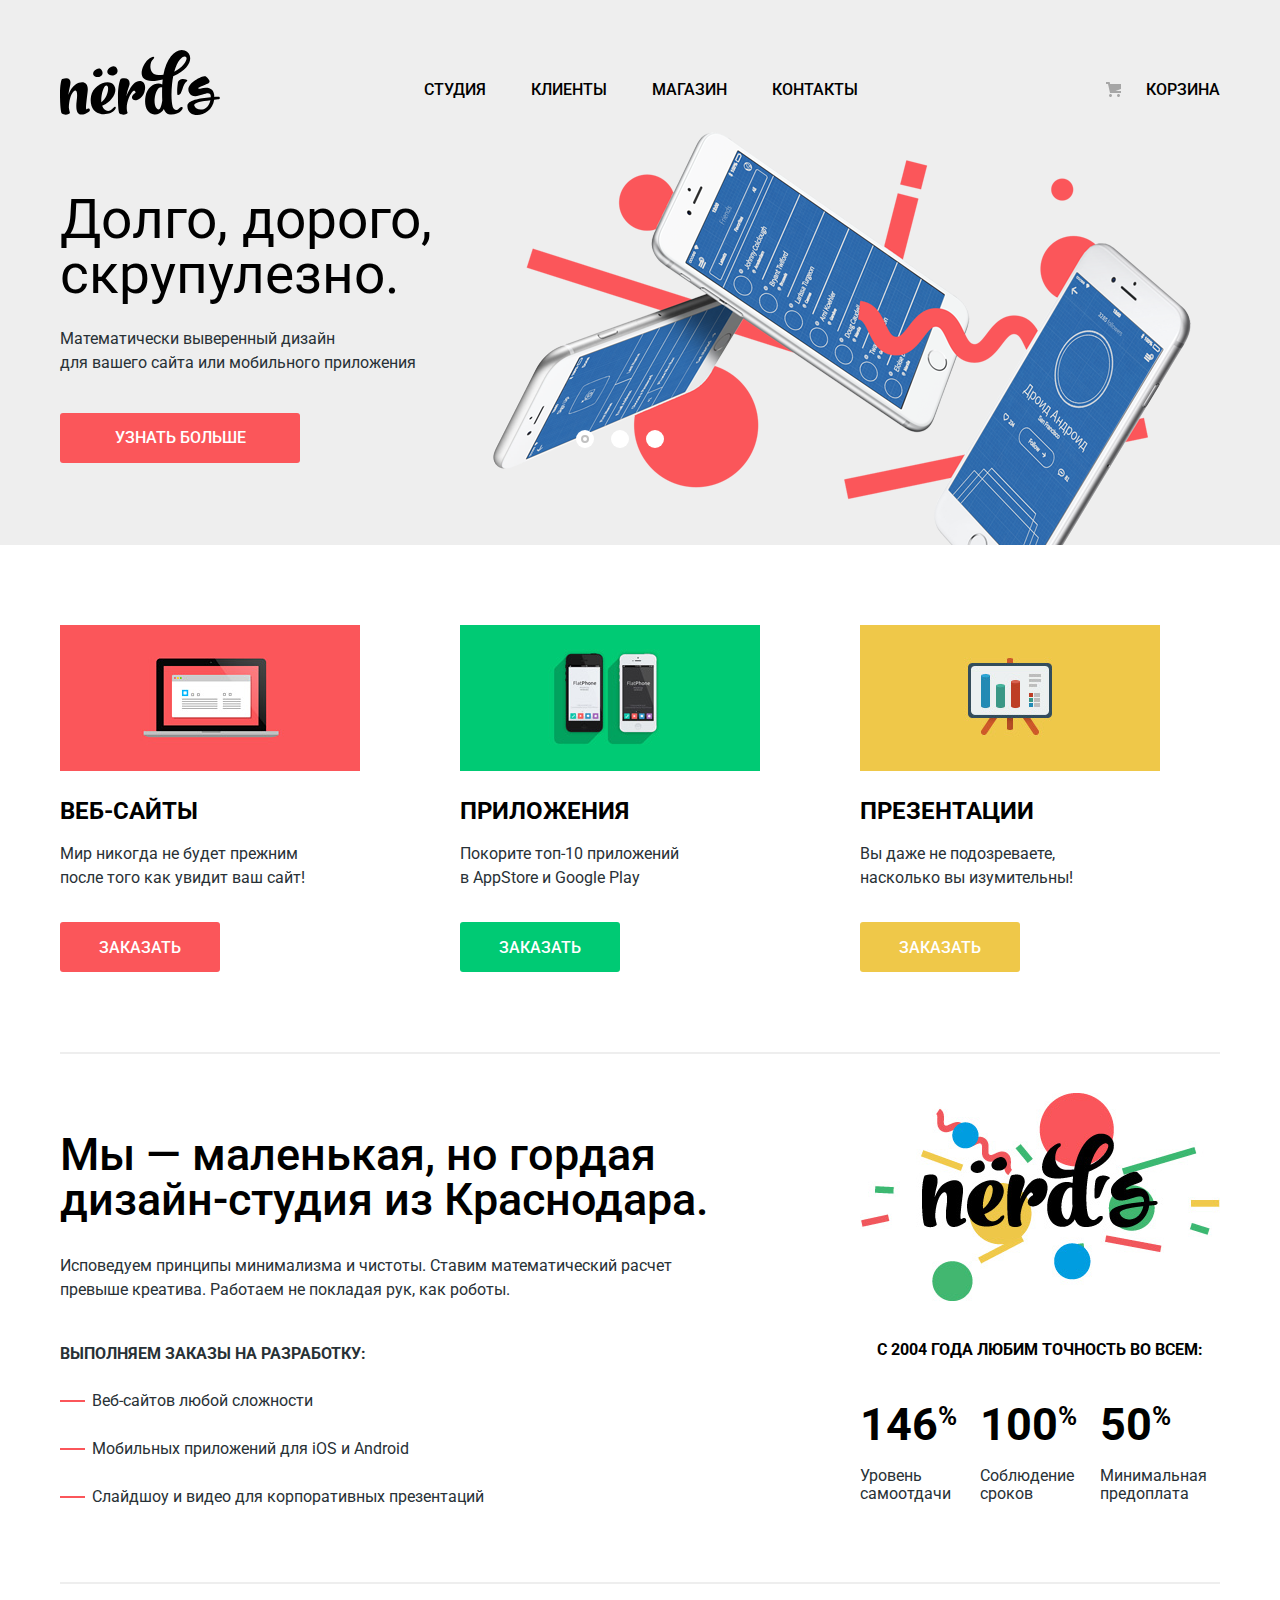
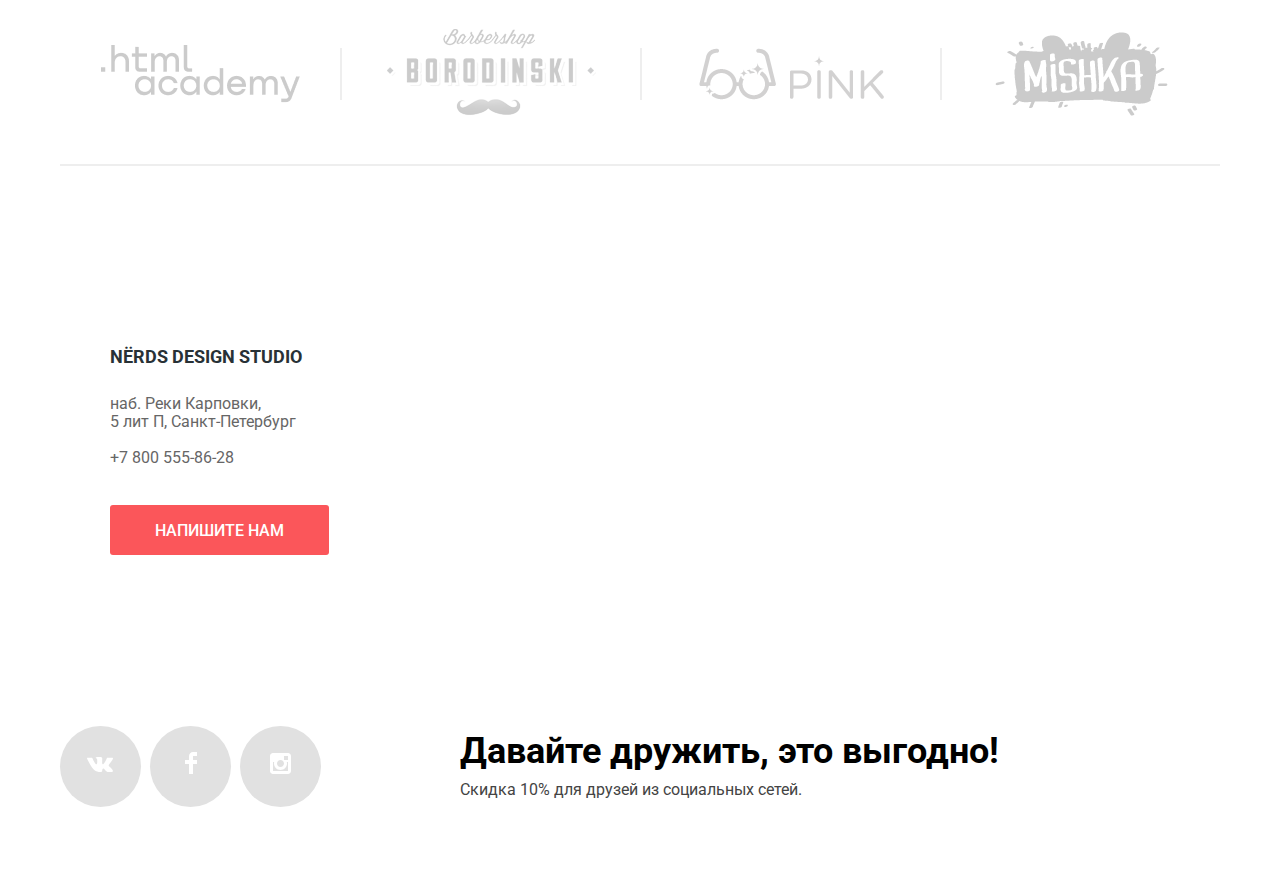
<file: index.html>
<!DOCTYPE html>
<html class="page" lang="ru">

<head>
  <meta charset="utf-8" />
  <title>HTML Academy: Нёрдс</title>
  <link rel="icon" href="favicon.ico">
  <link rel="preconnect" href="https://fonts.gstatic.com">
  <link rel="stylesheet" href="https://fonts.googleapis.com/css2?family=Roboto:wght@400;700&display=swap">
  <link rel="stylesheet" href="css/normalize.css">
  <link rel="stylesheet" href="css/style.min.css">
</head>

<body class="page-body">
  <header class="main-header">
    <div class="container">
      <nav class="main-navigation">
        <a class="main-header-logo this-page"><img src="img/icon/nerds-logo-header.svg" width="160" height="65"
            alt="Логотип дизайн-студии Нёрдс" /></a>
        <ul class="site-navigation">
          <li><a href="blank.html" aria-label="Пункт основного меню Студия">Студия</a></li>
          <li><a href="blank.html" aria-label="Пункт основного меню Клиенты">Клиенты</a></li>
          <li><a href="catalog.html" aria-label="Пункт основного меню Магазин">Магазин</a></li>
          <li><a href="blank.html" aria-label="Пункт основного меню Контакты">Контакты</a></li>
        </ul>
        <div class="user-navigation">
          <a href="blank.html" aria-label="Пункт основного меню Корзина">Корзина</a>
        </div>
      </nav>
    </div>
  </header>
  <main>
    <h1 class="visually-hidden">Интернет магазин «Nёrds»</h1>
    <section class="promo">
      <div class="container">
        <h2 class="visually-hidden">Реклама</h2>
        <ul class="promo-slider-list">
          <li class="promo-slider-item slide-current">
            <div class="slide-wrapper">
              <p>Долго, дорого, скрупулезно.</p>
              <p>
                Математически выверенный дизайн<br>для вашего сайта или мобильного
                приложения
              </p>
              <a class="button promo-button" href="blank.html">Узнать больше</a>
            </div>
            <img src="img/slider/nerds-index-slide1.png" alt="Три крутящихся телефона" width="760" height="431" />
          </li>
          <li class="promo-slider-item">
            <div class="slide-wrapper">
              <p>Любим математику как никто другой</p>
              <p>
                Никакого креатива, только математические формулы<br>для расчета идеальных пропорций
              </p>
              <a class="button promo-button" href="blank.html">Узнать больше</a>
            </div>
            <img src="img/slider/nerds-index-slide2.png" alt="Два монитора" width="760" height="431" />
          </li>
          <li class="promo-slider-item ">
            <div class="slide-wrapper ">
              <p>Только ночь, только&nbsp;хардкор</p>
              <p>
                Работать днем, как все? Мы против этого.<br>Ближе к полуночи работа только начинается.
              </p>
              <a class="button promo-button" href="blank.html">Узнать больше</a>
            </div>
            <img src="img/slider/nerds-index-slide3.png" alt="Планшет и телефон" width="760" height="431" />
          </li>
        </ul>
        <ul class="slider-buttons-list">
          <li><button class="slider-button current" type="button" aria-label="Первый слайд"></button></li>
          <li><button class="slider-button " type="button" aria-label="Второй слайд"></button></li>
          <li><button class="slider-button " type="button" aria-label="Третий слайд"></button></li>
        </ul>
      </div>
    </section>
    <section class="services container">
      <h2 class="visually-hidden">Услуги</h2>
      <ul class="services-list">
        <li class="services-item">
          <h3>Веб-сайты</h3>
          <img src="img/services/web-sites.png" alt="Ноутбук с открытым сайтом на экране" width="300" height="146" />
          <p>Мир никогда не будет прежним после&nbsp;того как увидит ваш сайт!</p>
          <button class="button servises-button" type="button" aria-label="Заказать Веб-сайт">Заказать</button>
        </li>
        <li class="services-item">
          <h3>Приложения</h3>
          <img src="img/services/phones.png" alt="Два смартфона" width="300" height="146" />
          <p>Покорите топ-10 приложений в&nbsp;AppStore и Google Play</p>
          <button class="button servises-button" type="button" aria-label="Заказать Приложение">Заказать</button>
        </li>
        <li class="services-item">
          <h3>Презентации</h3>
          <img src="img/services/presentations.png" alt="Презентация на экране для проектора" width="300"
            height="146" />
          <p>Вы даже не подозреваете, насколько&nbsp;вы изумительны!</p>
          <button class="button servises-button" type="button" aria-label="Заказать Презентацию">Заказать</button>
        </li>
      </ul>
    </section>
    <section class="about container">
      <h2 class="visually-hidden">О студии</h2>
      <div class="about-wrapper">
        <div class="about-description">
          <p>Мы — маленькая, но гордая дизайн-студия из Краснодара.</p>
          <p>
            Исповедуем принципы минимализма и чистоты. Ставим математический
            расчет превыше&nbsp;креатива. Работаем не покладая рук, как роботы.
          </p>
          <p>Выполняем заказы на разработку:</p>
          <ul class="about-list">
            <li class="about-item">Веб-сайтов любой сложности</li>
            <li class="about-item">Мобильных приложений для iOS и Android</li>
            <li class="about-item">Слайдшоу и видео для корпоративных презентаций</li>
          </ul>
        </div>
        <div class="about-parameters">
          <img src="img/icon/nerds-logo-about.png" alt="Логотип компании Нёрдс" width="360" height="208" />
          <p>С 2004 года любим точность во всем:</p>
          <dl class="about-advantages-list">
            <div>
              <dt class="about-advantages-term">146<span>%</span></dt>
              <dd class="about-advantages-definition">Уровень самоотдачи</dd>
            </div>
            <div>
              <dt class="about-advantages-term">100<span>%</span></dt>
              <dd class="about-advantages-definition">Соблюдение сроков</dd>
            </div>
            <div>
              <dt class="about-advantages-term">50<span>%</span></dt>
              <dd class="about-advantages-definition">Минимальная предоплата</dd>
            </div>
          </dl>
        </div>
      </div>
    </section>
    <section class="companies container">
      <h2 class="visually-hidden">Логотипы компаний</h2>
      <ul class="companies-list">
        <li class="companies-item">
          <a href="https://htmlacademy.ru/intensive/htmlcss"><img src="img/icon/logo_htmlacademy.png" width="199"
              height="57" alt="Логотип html Академии" /></a>
        </li>
        <li class="companies-item">
          <a href="#"><img src="img/icon/logo-borodinski.png" width="209" height="90"
              alt="Логотип Барбершоп «Бородинский»" /></a>
        </li>
        <li class="companies-item">
          <a href="#"><img src="img/icon/logo-pink.png" width="185" height="52" alt="Логотип Pink" /></a>
        </li>
        <li class="companies-item">
          <a href="#"><img src="img/icon/logo-mishka.png" width="173" height="84" alt="Логотип Mishka" /></a>
        </li>
      </ul>
    </section>
  </main>
  <footer class="main-footer ">
    <div class="footer-contacts-wrapper ">
      <iframe class="footer-map"
        src="https://www.google.com/maps/embed?pb=!1m18!1m12!1m3!1d1996.8178647588259!2d30.315192315591684!3d59.96834466666457!2m3!1f0!2f0!3f0!3m2!1i1024!2i768!4f13.1!3m3!1m2!1s0x4696315bc4e8ce61%3A0xe703c377f3424272!2sStudio%20212!5e0!3m2!1sru!2sru!4v1625777370364!5m2!1sru!2sru"
        width="1440" height="416" style="border:0;" allowfullscreen="" loading="lazy"></iframe>
      <div class="footer-contacts-container">
        <section class="footer-contacts ">
          <h2 class="visually-hidden">Как нас найти</h2>
          <p class="footer-contacts-header">Nёrds design studio</p>
          <p class="footer-contacts-address">наб. Реки Карповки,<br />5 лит П, Санкт-Петербург</p>
          <p class="footer-contacts-phone"><a href="tel:+78005558628"
              aria-label="Телефон дизайн-студии Нёрдс +78005558628">+7 800 555-86-28</a></p>
          <a class="button button-write-to-us" href="#">Напишите нам</a>
        </section>
      </div>
    </div>
    <section class="footer-social container">
      <h2 class="visually-hidden">Давайте дружить</h2>
      <div class="social-wrapper">
        <ul class="social-list">
          <li class="social-button"><a href="#">
              <span class="visually-hidden">ВКонтакте</span>
              <svg aria-hidden="true" focusable="false" width="27" height="15" viewBox="0 0 27 15" fill="none"
                xmlns="http://www.w3.org/2000/svg">
                <path
                  d="M16.138 11.51C17.094 11.201 18.318 13.55 19.621 14.449C20.599 15.13 21.348 14.983 21.348 14.983L24.821 14.933C24.821 14.933 26.636 14.821 25.778 13.379C25.707 13.259 25.275 12.31 23.193 10.357C21.016 8.31404 21.311 8.64504 23.932 5.11304C25.529 2.96004 26.168 1.64504 25.968 1.08504C25.776 0.546037 24.603 0.686037 24.603 0.686037L20.69 0.713037C20.309 0.714037 19.986 0.832037 19.839 1.22804C19.836 1.23204 19.218 2.89404 18.394 4.30704C16.653 7.29604 15.958 7.45504 15.67 7.26804C15.009 6.83504 15.176 5.53104 15.176 4.60404C15.176 1.70704 15.608 0.499037 14.33 0.187037C13.903 0.0830374 13.591 0.0150374 12.502 0.00503741C11.11 -0.0159626 9.92797 0.00503743 9.25797 0.334037C8.81297 0.557037 8.47197 1.04604 8.67897 1.07404C8.93897 1.10904 9.52197 1.23404 9.83397 1.66004C10.235 2.21204 10.223 3.44904 10.223 3.44904C10.223 3.44904 10.452 6.86004 9.68297 7.28304C9.15497 7.57304 8.43297 6.98104 6.87997 4.26704C6.08697 2.87904 5.48797 1.34504 5.48797 1.34504C5.48797 1.34504 5.37197 1.06004 5.16197 0.904037C4.91197 0.719037 4.56197 0.660037 4.56197 0.660037L0.84797 0.684037C0.84797 0.684037 0.28997 0.700037 0.0849697 0.946037C-0.0970303 1.16404 0.0699697 1.61404 0.0699697 1.61404C0.0699697 1.61404 2.97897 8.49504 6.27297 11.961C9.29297 15.143 12.725 14.932 12.725 14.932H14.28C14.28 14.932 14.749 14.878 14.989 14.62C15.213 14.38 15.203 13.929 15.203 13.929C15.203 13.929 15.172 11.82 16.138 11.51Z"
                  fill="white" />
              </svg>
            </a></li>
          <li class="social-button"><a href="#">
              <span class="visually-hidden">Фейсбук</span>
              <svg aria-hidden="true" focusable="false" width="12" height="22" viewBox="0 0 12 22" fill="none"
                xmlns="http://www.w3.org/2000/svg">
                <path d="M12 4V0H8C5.79086 0 4 1.79086 4 4V8H0V12H4V22H8V12H12V8H8V4H12Z" fill="white" />
              </svg>
            </a></li>
          <li class="social-button"><a href="#">
              <span class="visually-hidden">Инстаграм</span>
              <svg aria-hidden="true" focusable="false" width="21" height="21" viewBox="0 0 21 21" fill="none"
                xmlns="http://www.w3.org/2000/svg">
                <path fill-rule="evenodd" clip-rule="evenodd"
                  d="M3 0H18C19.65 0 21 1.35 21 3V18C21 19.65 19.65 21 18 21H3C1.35 21 0 19.65 0 18V3C0 1.35 1.35 0 3 0ZM14 10.5C14 8.57 12.43 7 10.5 7C8.57 7 7 8.57 7 10.5C7 12.43 8.57 14 10.5 14C12.43 14 14 12.43 14 10.5ZM3 18V9H4.181C4.0626 9.49127 4.00186 9.99467 4 10.5C4 14.0899 6.91015 17 10.5 17C14.0899 17 17 14.0899 17 10.5C16.9986 9.99464 16.9379 9.49118 16.819 9H18V18H3ZM14 7H18V3H14V7Z"
                  fill="white" />
              </svg>
            </a></li>
        </ul>
        <div class="social-description">
          <p>Давайте дружить, это выгодно!</p>
          <p>Скидка 10% для друзей из социальных сетей.</p>
        </div>
      </div>
    </section>
  </footer>
  <div class="container ">
    <section class="modal-wrapper ">
      <h2 class="visually-hidden">Отправка письма</h2>
      <div class="modal-sending">
        <p class="modal-description">Напишите нам</p>
        <form class="sending-form" action="https://echo.htmlacademy.ru" method="post">
          <p class="sending-name">
            <label for="letter-sender-name">Ваше имя:</label>
            <input type="text" name="sender-name" id="letter-sender-name" placeholder="Имя Фамилия" />
          </p>
          <p class="sending-text">
            <label for="letter-sender-text">Текст письма:</label>
            <textarea name="sender-text" id="letter-sender-text" cols="30" rows="10"
              placeholder="В свободной форме"></textarea>
          </p>
          <p class="sending-email">
            <label for="letter-sender-email">Ваш email:</label>
            <input type="email" name="sender-email" id="letter-sender-email" placeholder="email@example.com" />
          </p>
          <button class="button " type="submit">Отправить</button>
        </form>
        <button class="modal-close" type="button" aria-label="Закрыть"></button>
      </div>
    </section>
  </div>
  <script src="js/popup.min.js"></script>

</body>

</html>
</file>
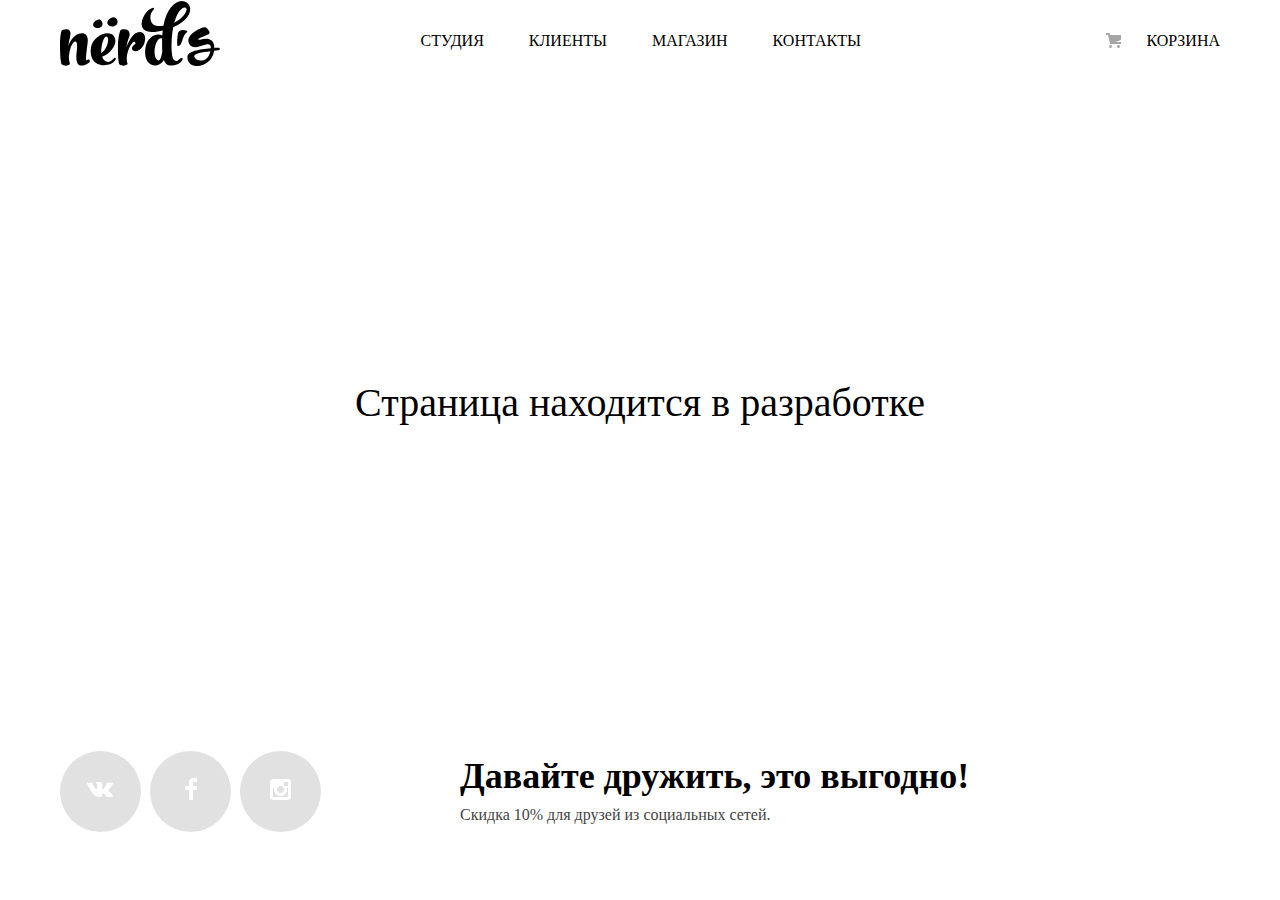
<file: blank.html>
<!DOCTYPE html>
<html lang="ru">

<head>
  <meta charset="utf-8" />
  <title>Многоликая страница</title>
  <link rel="icon" href="favicon.ico">
  <link rel="preconnect" href="https://fonts.gstatic.com">
  <link rel="stylesheet" href="https://fonts.googleapis.com/css2?family=Roboto:wght@400;700&display=swap">
  <link rel="stylesheet" href="css/normalize.css">
  <link rel="stylesheet" href="css/style.min.css">
</head>

<body class="blank-body">
  <header class="blank-header">
    <div class="container">
      <nav class="main-navigation">
        <a href="index.html" class="main-header-logo"><img src="img/icon/nerds-logo-header.svg" width="160" height="65"
            alt="Логотип дизайн-студии Нёрдс" /></a>
        <ul class="site-navigation">
          <li><a class="this-page">Студия</a></li>
          <li><a class="this-page">Клиенты</a></li>
          <li><a href="catalog.html">Магазин</a></li>
          <li><a class="this-page">Контакты</a></li>
        </ul>
        <div class="user-navigation">
          <a class="this-page" aria-label="Пункт основного меню Корзина">Корзина</a>
        </div>
      </nav>
    </div>
  </header>
  <main class="blank-main">
    <p>Страница находится в разработке</p>
  </main>
  <footer class="blank-footer ">
    <section class="footer-social container">
      <h2 class="visually-hidden">Давайте дружить</h2>
      <div class="social-wrapper">
        <ul class="social-list">
          <li class="social-button"><a href="#">
              <span class="visually-hidden">ВКонтакте</span>
              <svg aria-hidden="true" focusable="false" width="27" height="15" viewBox="0 0 27 15" fill="none"
                xmlns="http://www.w3.org/2000/svg">
                <path
                  d="M16.138 11.51C17.094 11.201 18.318 13.55 19.621 14.449C20.599 15.13 21.348 14.983 21.348 14.983L24.821 14.933C24.821 14.933 26.636 14.821 25.778 13.379C25.707 13.259 25.275 12.31 23.193 10.357C21.016 8.31404 21.311 8.64504 23.932 5.11304C25.529 2.96004 26.168 1.64504 25.968 1.08504C25.776 0.546037 24.603 0.686037 24.603 0.686037L20.69 0.713037C20.309 0.714037 19.986 0.832037 19.839 1.22804C19.836 1.23204 19.218 2.89404 18.394 4.30704C16.653 7.29604 15.958 7.45504 15.67 7.26804C15.009 6.83504 15.176 5.53104 15.176 4.60404C15.176 1.70704 15.608 0.499037 14.33 0.187037C13.903 0.0830374 13.591 0.0150374 12.502 0.00503741C11.11 -0.0159626 9.92797 0.00503743 9.25797 0.334037C8.81297 0.557037 8.47197 1.04604 8.67897 1.07404C8.93897 1.10904 9.52197 1.23404 9.83397 1.66004C10.235 2.21204 10.223 3.44904 10.223 3.44904C10.223 3.44904 10.452 6.86004 9.68297 7.28304C9.15497 7.57304 8.43297 6.98104 6.87997 4.26704C6.08697 2.87904 5.48797 1.34504 5.48797 1.34504C5.48797 1.34504 5.37197 1.06004 5.16197 0.904037C4.91197 0.719037 4.56197 0.660037 4.56197 0.660037L0.84797 0.684037C0.84797 0.684037 0.28997 0.700037 0.0849697 0.946037C-0.0970303 1.16404 0.0699697 1.61404 0.0699697 1.61404C0.0699697 1.61404 2.97897 8.49504 6.27297 11.961C9.29297 15.143 12.725 14.932 12.725 14.932H14.28C14.28 14.932 14.749 14.878 14.989 14.62C15.213 14.38 15.203 13.929 15.203 13.929C15.203 13.929 15.172 11.82 16.138 11.51Z"
                  fill="white" />
              </svg>
            </a></li>
          <li class="social-button"><a href="#">
              <span class="visually-hidden">Фейсбук</span>
              <svg aria-hidden="true" focusable="false" width="12" height="22" viewBox="0 0 12 22" fill="none"
                xmlns="http://www.w3.org/2000/svg">
                <path d="M12 4V0H8C5.79086 0 4 1.79086 4 4V8H0V12H4V22H8V12H12V8H8V4H12Z" fill="white" />
              </svg>
            </a></li>
          <li class="social-button"><a href="#">
              <span class="visually-hidden">Инстаграм</span>
              <svg aria-hidden="true" focusable="false" width="21" height="21" viewBox="0 0 21 21" fill="none"
                xmlns="http://www.w3.org/2000/svg">
                <path fill-rule="evenodd" clip-rule="evenodd"
                  d="M3 0H18C19.65 0 21 1.35 21 3V18C21 19.65 19.65 21 18 21H3C1.35 21 0 19.65 0 18V3C0 1.35 1.35 0 3 0ZM14 10.5C14 8.57 12.43 7 10.5 7C8.57 7 7 8.57 7 10.5C7 12.43 8.57 14 10.5 14C12.43 14 14 12.43 14 10.5ZM3 18V9H4.181C4.0626 9.49127 4.00186 9.99467 4 10.5C4 14.0899 6.91015 17 10.5 17C14.0899 17 17 14.0899 17 10.5C16.9986 9.99464 16.9379 9.49118 16.819 9H18V18H3ZM14 7H18V3H14V7Z"
                  fill="white" />
              </svg>
            </a></li>
        </ul>
        <div class="social-description">
          <p>Давайте дружить, это выгодно!</p>
          <p>Скидка 10% для друзей из социальных сетей.</p>
        </div>
      </div>
    </section>
  </footer>
</body>

</html>
</file>
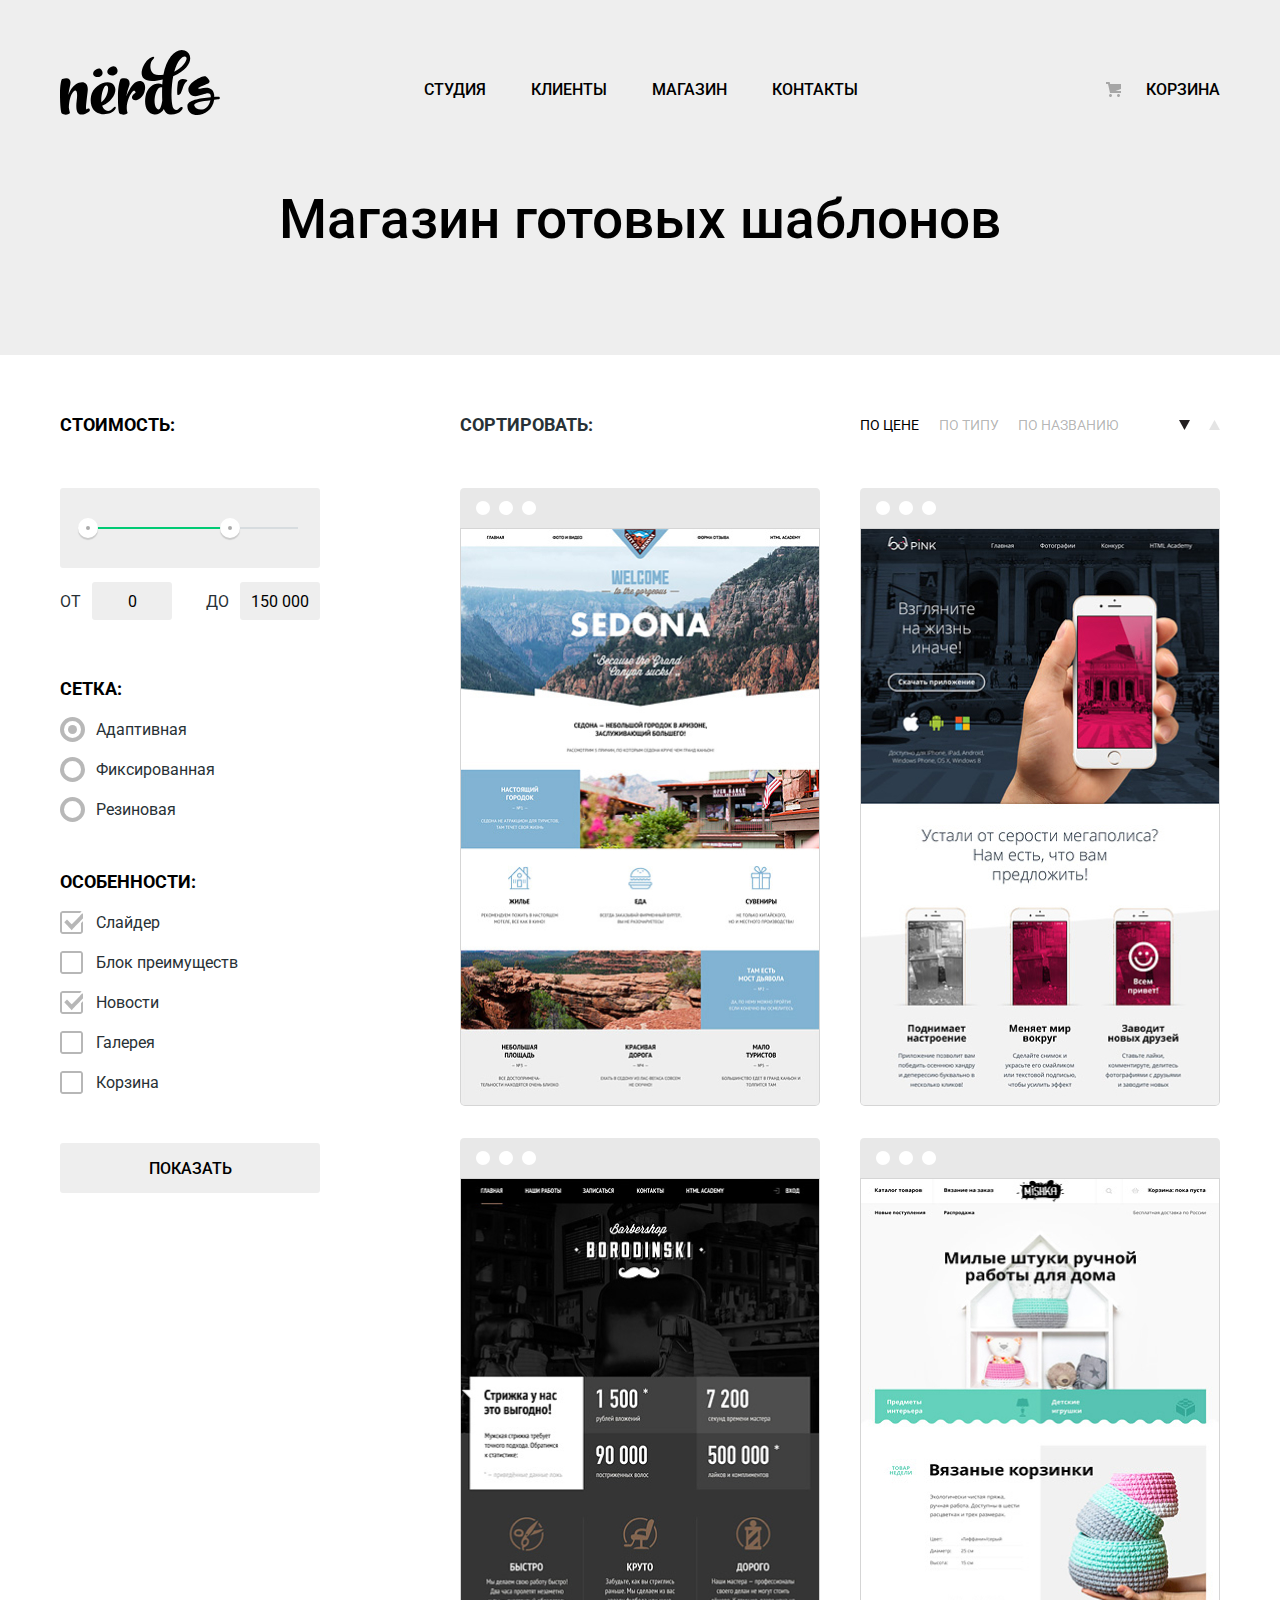
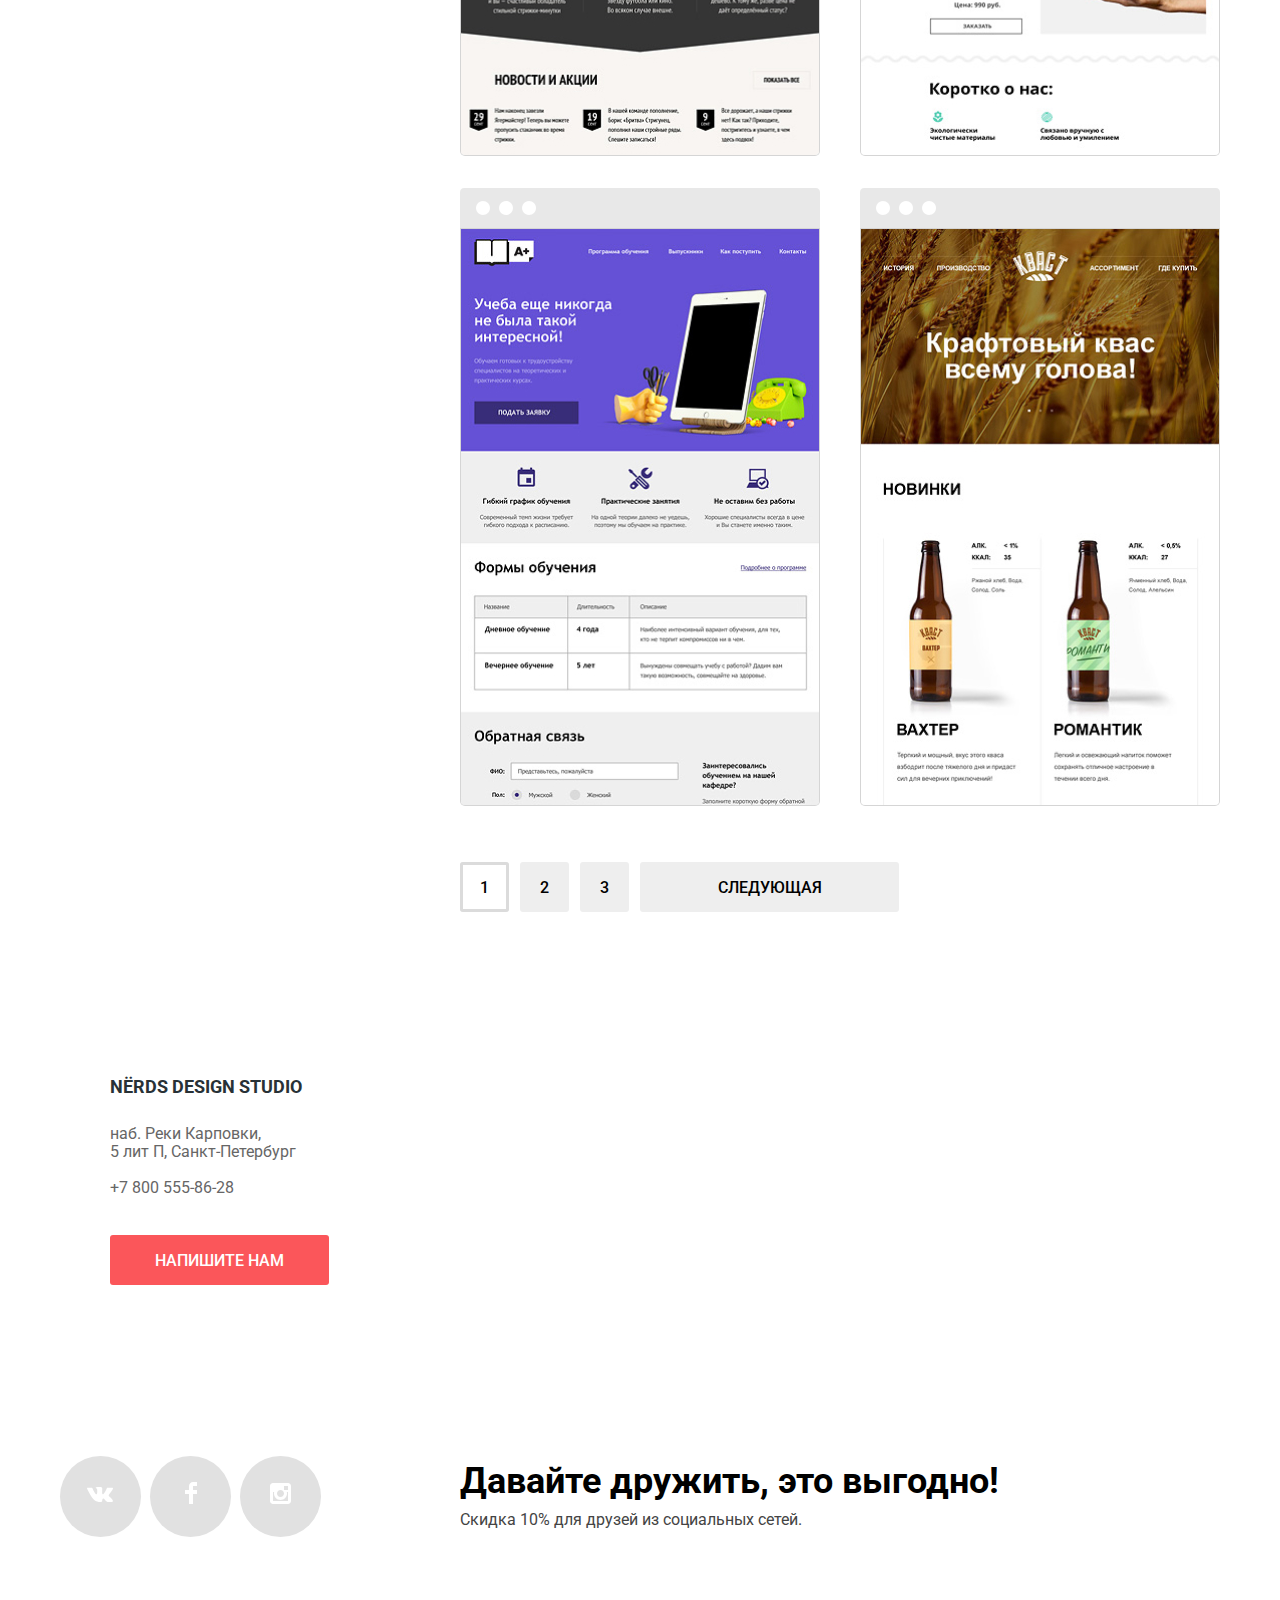
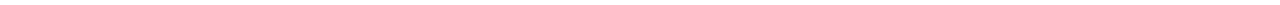
<file: catalog.html>
<!DOCTYPE html>
<html lang="ru">

<head>
  <meta charset="utf-8" />
  <title>Магазин готовых шаблонов</title>
  <link rel="icon" href="favicon.ico">
  <link rel="preconnect" href="https://fonts.gstatic.com" />
  <link href="https://fonts.googleapis.com/css2?family=Roboto:wght@400;700&display=swap" rel="stylesheet" />
  <link rel="stylesheet" href="css/normalize.css" />
  <link rel="stylesheet" href="css/style.min.css" />
</head>

<body class="page-body inner-page">
  <header class="main-header">
    <div class="container">
      <nav class="main-navigation">
        <a class="main-header-logo" href="index.html"><img src="img/icon/nerds-logo-header.svg" width="160" height="65"
            alt="Логотип дизайн-студии Нёрдс" /></a>
        <ul class="site-navigation">
          <li><a href="blank.html" aria-label="Пункт основного меню Студия">Студия</a></li>
          <li><a href="blank.html" aria-label="Пункт основного меню Клиенты">Клиенты</a></li>
          <li><a class="this-page">Магазин</a></li>
          <li><a href="blank.html" aria-label="Пункт основного меню Контакты">Контакты</a></li>
        </ul>
        <div class="user-navigation">
          <a href="blank.html" aria-label="Пункт основного меню Корзина">Корзина</a>
        </div>
      </nav>
    </div>
  </header>
  <main>
    <h1 class="page-title">Магазин готовых шаблонов</h1>
    <div class="container">
      <div class="main-catalog-wrapper">
        <section class="filters">
          <h2 class="visually-hidden">Фильтр товаров</h2>
          <form class="filters-form" action="https://echo.htmlacademy.ru/" method="GET">
            <fieldset class="fieldset-price">
              <legend class="legend-price">Стоимость:</legend>
              <div class="range-controls">
                <div class="scale">
                  <div class="bar"></div>
                </div>
                <div class="toggle toggle-min" tabindex="0" aria-label="Ползунок для установки минимальной стоимости">
                </div>
                <div class="toggle toggle-max" tabindex="0" aria-label="Ползунок для установки максимальной стоимости">
                </div>
              </div>
              <div class="price-controls">
                <label class="price-contols-label">от<input class="min-price" type="text" name="filter-price-min"
                    value="0" aria-label="Поле для ввода минимальной стоимости" /></label>
                <label class="price-contols-label">до<input class="max-price" type="text" name="filter-price-max"
                    value="150 000" aria-label="Поле для ввода максимальной стоимости" /></label>
              </div>
            </fieldset>
            <fieldset class="fieldset-net">
              <legend class="legend-net">Сетка:</legend>
              <ul class="net-list">
                <li class="filter-option filter-radio">
                  <input class="visually-hidden filter-input-radio filter-input" id="grid-1" type="radio"
                    name="filter-grid" value="responsive" aria-label="радио-кнопка выбора адаптивной сетки" checked />
                  <label for="grid-1" class="input-title">Адаптивная</label>
                </li>
                <li class="filter-option filter-radio">
                  <input class="visually-hidden filter-input-radio filter-input" id="grid-2" type="radio"
                    name="filter-grid" value="fixed" aria-label="радио-кнопка выбора фиксированной сетки" />
                  <label for="grid-2" class="input-title">Фиксированная</label>
                </li>
                <li class="filter-option filter-radio">
                  <input class="visually-hidden filter-input-radio filter-input" id="grid-3" type="radio"
                    name="filter-grid" value="rubber" aria-label="радио-кнопка выбора резиновой сетки" />
                  <label for="grid-3" class="input-title label-last">Резиновая</label>
                </li>
              </ul>
            </fieldset>
            <fieldset class="fielset-features">
              <legend class="legend-features">Особенности:</legend>
              <ul class="features-list">
                <li class="filter-option filter-checkbox">
                  <input class="visually-hidden filter-input-checkbox filter-input" id="checkbox-slider" type="checkbox"
                    name="slider" aria-label="чекбокс для выбора шаблонов с элементом - Слайдер" checked />
                  <label for="checkbox-slider" class="input-title">Слайдер</label>
                </li>
                <li class="filter-option filter-checkbox">
                  <input class="visually-hidden filter-input-checkbox filter-input" id="checkbox-advantage-block"
                    type="checkbox" name="advantage-block"
                    aria-label="чекбокс для выбора шаблонов с элементом - Блок преимуществ" />
                  <label for="checkbox-advantage-block" class="input-title">Блок преимуществ</label>
                </li>
                <li class="filter-option filter-checkbox">
                  <input class="visually-hidden filter-input-checkbox filter-input" id="checkbox-news" type="checkbox"
                    name="news" aria-label="чекбокс для выбора шаблонов с элементом - Новости" checked />
                  <label for="checkbox-news" class="input-title">Новости</label>
                </li>
                <li class="filter-option filter-checkbox">
                  <input class="visually-hidden filter-input-checkbox filter-input" id="checkbox-gallery"
                    type="checkbox" name="gallery" aria-label="чекбокс для выбора шаблонов с элементом - Галерея" />
                  <label for="checkbox-gallery" class="input-title">Галерея</label>
                </li>
                <li class="filter-option filter-checkbox">
                  <input class="visually-hidden filter-input-checkbox filter-input" id="checkbox-basket" type="checkbox"
                    name="basket" aria-label="чекбокс для выбора шаблонов с элементом - Корзина" />
                  <label for="checkbox-basket" class="input-title label-last">Корзина</label>
                </li>
              </ul>
            </fieldset>
            <button class="button filter-button" type="submit">
              Показать
            </button>
          </form>
        </section>
        <section class="sorting">
          <h2 class="visually-hidden">Сортировка</h2>
          <div class="sorting-wrapper">
            <p>Сортировать:</p>
            <ul class="sorting-list">
              <li>
                <button class="sorting-button button-price sorting-button-current" type="button"
                  aria-label="сортировка по цене">
                  по цене
                </button>
              </li>
              <li>
                <button class="sorting-button button-type" type="button" aria-label="сортировка по типу">
                  по типу
                </button>
              </li>
              <li>
                <button class="sorting-button button-name" type="button" aria-label="сортировка по названию">
                  по названию
                </button>
              </li>
              <li>
                <button class="down-dir-button current-dir-button" type="button"
                  aria-label="сортировка по убыванию"><svg aria-hidden="true" focusable="false" width="11" height="10"
                    viewBox="0 0 11 10" fill="none" xmlns="http://www.w3.org/2000/svg">
                    <g opacity="0.3">
                      <path d="M5.5 10L0 0H11" fill="#A6A6A6" />
                    </g>
                  </svg>
                </button>
              </li>
              <li>
                <button class="up-dir-button" type="button" aria-label="сортировка по возрастанию"><svg
                    aria-hidden="true" focusable="false" width="11" height="10" viewBox="0 0 11 10" fill="none"
                    xmlns="http://www.w3.org/2000/svg">
                    <g opacity="0.3">
                      <path d="M5.5 0L0 10H11L5.5 0Z" fill="#A6A6A6" />
                    </g>
                  </svg>
                </button>
              </li>
            </ul>
          </div>
        </section>
        <section class="templates">
          <h2 class="visually-hidden">Список шаблонов</h2>
          <ul class="templates-list">
            <li>
              <section class="template sedona ">
                <img class="template-item" src="img/catalog/sedona.jpg" width="358" height="578" alt="Сайт Sedona"
                  aria-label="Информационный сайт для туристов Sedona" tabindex="0" />
                <div class="template-modal-wrapper">
                  <a href="blank.html">
                    <h3 class="template-header">Sedona</h3>
                  </a>
                  <p class="template-descripion">Информационный сайт для&nbsp;туристов</p>
                  <button class="button template-button" type="button" aria-label="купить за 9900 рублей">
                    9900 <span>₽</span>
                  </button>
                </div>
                <img class="template-checked" src="img/catalog/browser.svg" width="360" height="40"
                  alt="Выбран сайт Sedona" />
              </section>
            </li>
            <li>
              <section class="template pink-app">
                <img class="template-item" src="img/catalog/pink.jpg" width="358" height="578" alt="Сайт Pink App"
                  aria-label="Сайт Pink App продуктовый лендинг приложения для iOS и Android" tabindex="0" />
                <div class="template-modal-wrapper">
                  <a href="blank.html">
                    <h3 class="template-header">Pink app</h3>
                  </a>
                  <p class="template-descripion">Продуктовый лендинг приложения для iOS и Android</p>
                  <button class="button template-button" type="button" aria-label="купить за 9900 рублей">
                    9900 <span>₽</span>
                  </button>
                </div>
                <img class="template-checked" src="img/catalog/browser.svg" width="360" height="40"
                  alt="Выбран сайт Pink App" />
              </section>
            </li>
            <li>
              <section class="template barbershop">
                <img class="template-item" src="img/catalog/borodinski.jpg" width="358" height="578"
                  alt="Сайт Barbershop" aria-label="Сайт салона красоты для мужчин Barbershop" tabindex="0" />
                <div class="template-modal-wrapper">
                  <a href="blank.html">
                    <h3 class="template-header">Barbershop</h3>
                  </a>
                  <p class="template-descripion">Сайт салона красоты. Для&nbsp;мужчин, Да.</p>
                  <button class="button template-button" type="button" aria-label="купить за 9900 рублей">
                    9900 <span>₽</span>
                  </button>
                </div>
                <img class="template-checked" src="img/catalog/browser.svg" width="360" height="40"
                  alt="Выбран сайт Barbershop" />
              </section>
            </li>
            <li>
              <section class="template mishka">
                <img class="template-item" src="img/catalog/mishka.jpg" width="358" height="578" alt="Сайт Mishka"
                  aria-label="Сайт интернет-магазина вязанных игрушек Mishka" tabindex="0" />
                <div class="template-modal-wrapper">
                  <a href="blank.html">
                    <h3 class="template-header">Mishka</h3>
                  </a>
                  <p class="template-descripion">Интернет-магазин вязанных&nbsp;игрушек</p>
                  <button class="button template-button" type="button" aria-label="купить за 9900 рублей">
                    9900 <span>₽</span>
                  </button>
                </div>
                <img class="template-checked" src="img/catalog/browser.svg" width="360" height="40"
                  alt="Выбран сайт Mishka" />
              </section>
            </li>
            <li>
              <section class="template a-plus">
                <img class="template-item" src="img/catalog/a_plus.jpg" width="358" height="578" alt="Сайт A Plus"
                  aria-label="Сайт A Plus Лендинг курсов повышения квалификации" tabindex="0" />
                <div class="template-modal-wrapper">
                  <a href="blank.html">
                    <h3 class="template-header">A plus</h3>
                  </a>
                  <p class="template-descripion">Лендинг курсов повышения квалификации</p>
                  <button class="button template-button" type="button" aria-label="купить за 9900 рублей">
                    9900 <span>₽</span>
                  </button>
                </div>
                <img class="template-checked" src="img/catalog/browser.svg" width="360" height="40"
                  alt="Выбран сайтA Plus" />
              </section>
            </li>
            <li>
              <section class="template kvast">
                <img class="template-item" src="img/catalog/kvast.jpg" width="358" height="578" alt="Сайт Кваст"
                  aria-label="Промо-сайт производителя крафтового кваса Кваст" tabindex="0" />
                <div class="template-modal-wrapper">
                  <a href="blank.html">
                    <h3 class="template-header">Кваст</h3>
                  </a>
                  <p class="template-descripion">Промо-сайт производителя крафтового кваса</p>
                  <button class="button template-button" type="button" aria-label="купить за 9900 рублей">
                    9900 <span>₽</span>
                  </button>
                </div>
                <img class="template-checked" src="img/catalog/browser.svg" width="360" height="40"
                  alt="Выбран сайт Кваст" />
              </section>
            </li>
          </ul>
          <ul class="pages-list">
            <li class="templates-page page-number current-templates-page"><a aria-label="перейти на страницу 1">1</a>
            </li>
            <li class="templates-page page-number "><a href="#" aria-label="перейти на страницу 2">2</a></li>
            <li class="templates-page page-number "><a href="#" aria-label="перейти на страницу 3">3</a></li>
            <li class="templates-page page-next "><a href="#" aria-label="перейти на следующстраницу">Следующая</a></li>
          </ul>
        </section>
      </div>
    </div>
  </main>
  <footer class="catalog-footer">
    <div class="footer-contacts-wrapper ">
      <iframe class="footer-map"
        src="https://www.google.com/maps/embed?pb=!1m18!1m12!1m3!1d1996.8178647588259!2d30.315192315591684!3d59.96834466666457!2m3!1f0!2f0!3f0!3m2!1i1024!2i768!4f13.1!3m3!1m2!1s0x4696315bc4e8ce61%3A0xe703c377f3424272!2sStudio%20212!5e0!3m2!1sru!2sru!4v1625777370364!5m2!1sru!2sru"
        width="1440" height="416" style="border:0;" allowfullscreen="" loading="lazy"></iframe>
      <div class="footer-contacts-container">
        <section class="footer-contacts ">
          <h2 class="visually-hidden">Как нас найти</h2>
          <p class="footer-contacts-header">Nёrds design studio</p>
          <p class="footer-contacts-address">наб. Реки Карповки,<br />5 лит П, Санкт-Петербург</p>
          <p class="footer-contacts-phone"><a href="tel:+78005558628"
              aria-label="Телефон дизайн-студии Нёрдс +78005558628">+7 800 555-86-28</a></p>
          <a class="button button-write-to-us" href="#">Напишите нам</a>
        </section>
      </div>
    </div>
    <section class="footer-social container">
      <h2 class="visually-hidden">Давайте дружить</h2>
      <div class="social-wrapper">
        <ul class="social-list">
          <li class="social-button"><a href="#">
              <span class="visually-hidden">ВКонтакте</span>
              <svg aria-hidden="true" focusable="false" width="27" height="15" viewBox="0 0 27 15" fill="none"
                xmlns="http://www.w3.org/2000/svg">
                <path
                  d="M16.138 11.51C17.094 11.201 18.318 13.55 19.621 14.449C20.599 15.13 21.348 14.983 21.348 14.983L24.821 14.933C24.821 14.933 26.636 14.821 25.778 13.379C25.707 13.259 25.275 12.31 23.193 10.357C21.016 8.31404 21.311 8.64504 23.932 5.11304C25.529 2.96004 26.168 1.64504 25.968 1.08504C25.776 0.546037 24.603 0.686037 24.603 0.686037L20.69 0.713037C20.309 0.714037 19.986 0.832037 19.839 1.22804C19.836 1.23204 19.218 2.89404 18.394 4.30704C16.653 7.29604 15.958 7.45504 15.67 7.26804C15.009 6.83504 15.176 5.53104 15.176 4.60404C15.176 1.70704 15.608 0.499037 14.33 0.187037C13.903 0.0830374 13.591 0.0150374 12.502 0.00503741C11.11 -0.0159626 9.92797 0.00503743 9.25797 0.334037C8.81297 0.557037 8.47197 1.04604 8.67897 1.07404C8.93897 1.10904 9.52197 1.23404 9.83397 1.66004C10.235 2.21204 10.223 3.44904 10.223 3.44904C10.223 3.44904 10.452 6.86004 9.68297 7.28304C9.15497 7.57304 8.43297 6.98104 6.87997 4.26704C6.08697 2.87904 5.48797 1.34504 5.48797 1.34504C5.48797 1.34504 5.37197 1.06004 5.16197 0.904037C4.91197 0.719037 4.56197 0.660037 4.56197 0.660037L0.84797 0.684037C0.84797 0.684037 0.28997 0.700037 0.0849697 0.946037C-0.0970303 1.16404 0.0699697 1.61404 0.0699697 1.61404C0.0699697 1.61404 2.97897 8.49504 6.27297 11.961C9.29297 15.143 12.725 14.932 12.725 14.932H14.28C14.28 14.932 14.749 14.878 14.989 14.62C15.213 14.38 15.203 13.929 15.203 13.929C15.203 13.929 15.172 11.82 16.138 11.51Z"
                  fill="white" />
              </svg>
            </a></li>
          <li class="social-button"><a href="#">
              <span class="visually-hidden">Фейсбук</span>
              <svg aria-hidden="true" focusable="false" width="12" height="22" viewBox="0 0 12 22" fill="none"
                xmlns="http://www.w3.org/2000/svg">
                <path d="M12 4V0H8C5.79086 0 4 1.79086 4 4V8H0V12H4V22H8V12H12V8H8V4H12Z" fill="white" />
              </svg>
            </a></li>
          <li class="social-button"><a href="#">
              <span class="visually-hidden">Инстаграм</span>
              <svg aria-hidden="true" focusable="false" width="21" height="21" viewBox="0 0 21 21" fill="none"
                xmlns="http://www.w3.org/2000/svg">
                <path fill-rule="evenodd" clip-rule="evenodd"
                  d="M3 0H18C19.65 0 21 1.35 21 3V18C21 19.65 19.65 21 18 21H3C1.35 21 0 19.65 0 18V3C0 1.35 1.35 0 3 0ZM14 10.5C14 8.57 12.43 7 10.5 7C8.57 7 7 8.57 7 10.5C7 12.43 8.57 14 10.5 14C12.43 14 14 12.43 14 10.5ZM3 18V9H4.181C4.0626 9.49127 4.00186 9.99467 4 10.5C4 14.0899 6.91015 17 10.5 17C14.0899 17 17 14.0899 17 10.5C16.9986 9.99464 16.9379 9.49118 16.819 9H18V18H3ZM14 7H18V3H14V7Z"
                  fill="white" />
              </svg>
            </a></li>
        </ul>
        <div class="social-description">
          <p>Давайте дружить, это выгодно!</p>
          <p>Скидка 10% для друзей из социальных сетей.</p>
        </div>
      </div>
    </section>
  </footer>
  <div class="container ">
    <section class="modal-wrapper ">
      <h2 class="visually-hidden">Отправка письма</h2>
      <div class="modal-sending">
        <p class="modal-description">Напишите нам</p>
        <form class="sending-form" action="https://echo.htmlacademy.ru" method="post">
          <p class="sending-name">
            <label for="letter-sender-name">Ваше имя:</label>
            <input type="text" name="sender-name" id="letter-sender-name" placeholder="Имя Фамилия" />
          </p>
          <p class="sending-text">
            <label for="letter-sender-text">Текст письма:</label>
            <textarea name="sender-text" id="letter-sender-text" cols="30" rows="10"
              placeholder="В свободной форме"></textarea>
          </p>
          <p class="sending-email">
            <label for="letter-sender-email">Ваш email:</label>
            <input type="email" name="sender-email" id="letter-sender-email" placeholder="email@example.com" />
          </p>
          <button class="button " type="submit">Отправить</button>
        </form>
        <button class="modal-close" type="button" aria-label="Закрыть"></button>
      </div>
    </section>
  </div>
  <script src="js/popup.min.js"></script>
</body>

</html>
</file>
<file: css/style.min.css>
@-webkit-keyframes shake{0%,to{-webkit-transform:translateX(0);transform:translateX(0)}10%,30%,50%,70%,90%{-webkit-transform:translateX(-10px);transform:translateX(-10px)}20%,40%,60%,80%{-webkit-transform:translateX(10px);transform:translateX(10px)}}@keyframes shake{0%,to{-webkit-transform:translateX(0);transform:translateX(0)}10%,30%,50%,70%,90%{-webkit-transform:translateX(-10px);transform:translateX(-10px)}20%,40%,60%,80%{-webkit-transform:translateX(10px);transform:translateX(10px)}}:root{--basic-black-light:#4d4d4d;--basic-black:#000000;--basic-black-middle:#231f20;--basic-red-light:#fb565a;--basic-red:#e74246;--basic-red-dark:#d7373b;--basic-green-light:#00ca74;--basic-green:#00bc6c;--basic-green-dark:#00aa62;--basic-yellow-light:#efc849;--basic-yellow:#eab534;--basic-yellow-dark:#e5a722;--basic-gray:#e1e1e1;--basic-gray-light:#eeeeee;--basic-gray-2:#dfdfdf;--basic-gray-3:#d5d5d5;--basic-gray-4:#666666;--basic-gray-5:#dbdbdb;--basic-gray-6:#a6a6a6;--basic-gray-7:#c1c1c1;--basic-gray-8:#d7dcdf;--basic-gray-9:#ababab;--basic-gray-10:#f2f2f2;--basic-gray-dark:#444444;--basic-blue-dark:#283136;--basic-white:#ffffff;--special-white:rgba(255, 255, 255, 0.3);--special-black:rgba(0, 0, 0, 0.3);--special-black-dark:rgba(0, 0, 0, 0.6);--special-blue-dark:rgba(40, 49, 54, 0.3);--special-grey-light:#d7dcde;--special-grey:#b4b9bb}a{text-decoration:none}img{max-width:100%;height:auto}.page{height:100%}.visually-hidden{position:absolute;width:1px;height:1px;margin:-1px;border:0;padding:0;white-space:nowrap;-webkit-clip-path:inset(100%);clip-path:inset(100%);clip:rect(0 0 0 0);overflow:hidden}.page-body{margin:0;padding:0;font-family:"Roboto","Arial",sans-serif;font-size:16px;line-height:24px;font-weight:400;font-style:normal;color:var(--basic-blue-dark);background-color:var(--basic-white)}.main-header{background-color:var(--basic-gray-light);padding-top:49px}.button{background-color:var(--basic-red-light);color:var(--basic-white);display:block;text-transform:uppercase;line-height:18px;font-size:16px;font-weight:500;text-align:center;border-radius:3px;border:0;padding:17px 0 15px;cursor:pointer}.button:focus,.button:hover{background-color:var(--basic-red)}.button:active{background-color:var(--basic-red-dark);color:var(--special-white)}.container{position:relative;width:1160px;margin:0 auto;padding:0 20px}.main-navigation{display:-ms-grid;display:grid;-ms-grid-columns:160px 1fr -webkit-min-content;-ms-grid-columns:160px 1fr min-content;grid-template-columns:160px 1fr -webkit-min-content;grid-template-columns:160px 1fr min-content;line-height:30px;font-weight:500;text-transform:uppercase;color:var(--basic-black);border:0;-webkit-box-align:start;-ms-flex-align:start;align-items:flex-start}.main-header-logo{width:160px;height:65px}.main-navigation>a:not(.this-page):focus,.main-navigation>a:not(.this-page):hover{opacity:.7;-webkit-filter:drop-shadow(0 4px 4px rgba(0,0,0,.25));filter:drop-shadow(0 4px 4px rgba(0,0,0,.25))}.main-navigation>a:not(.this-page):active{opacity:.3}.site-navigation{list-style:none;margin:0;padding:0 30px;display:-webkit-box;display:-ms-flexbox;display:flex;-webkit-box-pack:center;-ms-flex-pack:center;justify-content:center;-webkit-box-align:end;-ms-flex-align:end;align-items:flex-end;-ms-flex-wrap:wrap;flex-wrap:wrap}.site-navigation li{margin-right:45px;margin-top:26px;margin-bottom:9px}.user-navigation{padding-left:40px;position:relative;margin-top:26px;margin-bottom:9px}.user-navigation a::before{content:"";position:absolute;width:15px;height:15px;background-image:url(../img/icon/basket.svg);background-repeat:no-repeat;background-position:0 0;top:7px;left:0}.site-navigation a,.user-navigation a{color:var(--basic-black)}.site-navigation a:not(.this-page):focus,.site-navigation a:not(.this-page):hover,.user-navigation a:not(.this-page):focus,.user-navigation a:not(.this-page):hover{color:var(--basic-red-light)}.site-navigation a:not(.this-page):active,.user-navigation a:not(.this-page):active{color:var(--special-black)}.promo{background-color:var(--basic-gray-light);margin-bottom:80px}.promo-slider-list{margin:0;padding:0;position:relative}.promo-slider-item{text-align:left;display:-ms-grid;display:grid;-ms-grid-columns:399px 139px 621px;grid-template-columns:399px 139px 621px;-ms-grid-rows:auto;grid-template-rows:auto;-ms-flex-line-pack:start;align-content:flex-start}.promo-slider-item>:nth-child(1){-ms-grid-row:1;-ms-grid-column:1}.promo-slider-item>:nth-child(2){-ms-grid-row:1;-ms-grid-column:2}.promo-slider-item>:nth-child(3){-ms-grid-row:1;-ms-grid-column:3}.promo-slider-item img,.slide-wrapper{-ms-grid-row:1;-ms-grid-row-span:1;grid-row:1/2}.slide-wrapper{-ms-grid-column:1;-ms-grid-column-span:2;grid-column:1/3;z-index:1}.promo-slider-item img{display:block;width:760px;height:431px;grid-column:2/-1;-o-object-fit:contain;object-fit:contain;align-self:flex-start}.slide-wrapper p:first-child{margin:0;line-height:55px;font-size:55px;color:var(--basic-black);padding-top:78px;padding-bottom:25px}.slide-wrapper p:nth-child(2){margin:0;padding-bottom:38px}.current::after,.slide-wrapper a{-webkit-box-sizing:border-box;box-sizing:border-box}.slide-wrapper a{margin:0;display:block;padding:16px 54px;width:240px}.promo-button{-ms-grid-column:1;-ms-grid-column-span:1;grid-column:1/2;-ms-grid-row:3;-ms-grid-row-span:2;grid-row:3/5}.promo-slider-item{display:none}.slide-current{display:-ms-grid;display:grid}.slider-buttons-list{list-style:none;margin:0;padding:0;position:absolute;width:88px;height:50px;display:-webkit-box;display:-ms-flexbox;display:flex;-webkit-box-pack:justify;-ms-flex-pack:justify;justify-content:space-between;-webkit-box-align:center;-ms-flex-align:center;align-items:center;top:301px;left:536px;z-index:1;line-height:10px;font-size:10px}.slider-button{margin:0;padding:0;width:18px;height:18px;border-radius:50%;background-color:var(--basic-white);border:0;position:relative}.current::after{content:"";width:8px;height:8px;border:2px solid var(--basic-gray-7);top:5px;left:5px;border-radius:50%;position:absolute}.services-list{list-style:none;display:-ms-grid;display:grid;-ms-grid-columns:300px 100px 300px 100px 300px;grid-template-columns:300px 300px 300px;-webkit-column-gap:100px;-moz-column-gap:100px;column-gap:100px;padding:0 0 40px;border-bottom:2px solid var(--basic-gray-light);margin:0 0 39px}.services-item{text-align:left;display:-ms-grid;display:grid;-ms-grid-rows:146px auto auto auto;grid-template-rows:146px auto auto auto;margin-bottom:40px}.services-item img{-webkit-box-ordinal-group:0;-ms-flex-order:-1;order:-1;width:300px;height:146px;-o-object-fit:contain;object-fit:contain}.services-item img:nth-child(1){background-color:var(--basic-red-light)}.services-item img:nth-child(2),.services-item:nth-child(2) button{background-color:var(--basic-green-light)}.services-item img:nth-child(3),.services-item:nth-child(3) button{background-color:var(--basic-yellow-light)}.services-item h3{margin:0;text-transform:uppercase;line-height:30px;font-size:24px;font-weight:700;color:var(--basic-black);padding-top:25px;padding-bottom:16px}.services-item p{margin:0;padding-bottom:32px}.servises-button{width:160px;-ms-flex-item-align:end;align-self:flex-end}.services-item:nth-child(2) button:focus,.services-item:nth-child(2) button:hover{background-color:var(--basic-green)}.services-item:nth-child(2) button:active{background-color:var(--basic-green-dark);color:var(--special-white)}.services-item:nth-child(3) button:focus,.services-item:nth-child(3) button:hover{background-color:var(--basic-yellow)}.services-item:nth-child(3) button:active{background-color:var(--basic-yellow-dark);color:var(--special-white)}.about-wrapper{display:-ms-grid;display:grid;-ms-grid-columns:1fr 99px 360px;grid-template-columns:1fr 360px;-webkit-column-gap:99px;-moz-column-gap:99px;column-gap:99px;margin-bottom:73px}.about-description p{margin:0;padding:0}.about-description p:nth-child(1){line-height:45px;font-size:45px;font-weight:500;margin-top:39px;margin-bottom:32px;color:var(--basic-black)}.about-description p:nth-child(2){margin-bottom:40px}.about-description p:nth-child(3){text-transform:uppercase;font-weight:700;margin-bottom:23px}.about-list{display:-webkit-box;display:-ms-flexbox;display:flex;-webkit-box-orient:vertical;-webkit-box-direction:normal;-ms-flex-direction:column;flex-direction:column;-webkit-box-pack:justify;-ms-flex-pack:justify;justify-content:space-between;margin:0;padding:0;min-height:120px;max-width:624px;list-style:none}.about-item{position:relative;padding-left:32px}.about-item::before{content:"";position:absolute;width:25px;height:2px;background-color:var(--basic-red-light);top:11px;left:0}.about-parameters img{display:block;margin:0;padding:0;width:360px;height:208px;background-color:var(--basic-white);-o-object-fit:contain;object-fit:contain}.about-parameters p{line-height:24px;font-size:16px;font-weight:700;text-transform:uppercase;text-align:center;margin:37px 0 31px;color:var(--basic-black)}.about-advantages-list{margin:0;padding:0;display:-ms-grid;display:grid;-ms-grid-columns:(1fr)[3];grid-template-columns:repeat(3,1fr)}.about-advantages-term{line-height:64px;font-size:45px;font-weight:700;color:var(--basic-black);margin-bottom:10px}.about-advantages-term span{line-height:40px;font-size:26px;font-weight:700;vertical-align:top;position:relative;top:3px}.about-advantages-definition{line-height:18px;text-align:left;margin:0;padding:0}.companies-item,.companies-list{-webkit-box-align:center;-ms-flex-align:center;align-items:center}.companies-list{padding:0;display:-ms-grid;display:grid;-ms-grid-columns:1fr 300px 300px 1fr;grid-template-columns:1fr 300px 300px 1fr;justify-items:center;list-style:none;margin:0 0 76px;min-height:180px;border-top:2px solid var(--basic-gray-light);border-bottom:2px solid var(--basic-gray-light)}.companies-item{display:-webkit-box;display:-ms-flexbox;display:flex;-webkit-box-pack:justify;-ms-flex-pack:justify;justify-content:space-between;width:100%}.companies-item a{display:block;opacity:.2;padding:0;margin:0 auto}.companies-item img{display:block}.companies-item::before{content:"";display:block;width:2px;height:52px;background-color:var(--basic-gray-light)}.companies-item:nth-child(4n+1)::before{display:none}.companies-item a:focus,.companies-item a:hover{opacity:1}.companies-item a:active{opacity:.1}.main-catalog-wrapper{display:-ms-grid;display:grid;-ms-grid-columns:400px 1fr;grid-template-columns:400px 1fr;-ms-grid-rows:30px 1fr;grid-template-rows:30px 1fr}.main-catalog-wrapper>:nth-child(1){-ms-grid-row:1;-ms-grid-column:1}.main-catalog-wrapper>:nth-child(2){-ms-grid-row:1;-ms-grid-column:2}.main-catalog-wrapper>:nth-child(3){-ms-grid-row:2;-ms-grid-column:1}.main-catalog-wrapper>:nth-child(4){-ms-grid-row:2;-ms-grid-column:2}.current-page{position:relative}.current-page::before{content:"";position:absolute;width:74px;height:2px;background-color:var(--basic-red-light);left:0;top:43px}.page-title{line-height:55px;font-size:55px;font-weight:500;text-align:center;background-color:var(--basic-gray-light);padding:78px 0 108px;margin:0 0 55px;color:var(--basic-black)}.filters h2{margin:0}.filters{-ms-grid-column:1;-ms-grid-column-span:1;grid-column:1/2;-ms-grid-row:1;-ms-grid-row-span:2;grid-row:1/3}.filters-form fieldset{border:0}.filters-form legend{line-height:30px;font-size:18px;font-weight:700;text-transform:uppercase;color:var(--basic-black)}.fieldset-price{padding:0;margin:0 0 54px;width:260px}.legend-price{margin-bottom:48px}.price-controls input,.range-controls{background-color:var(--basic-gray-light);border:0;border-radius:3px}.range-controls{position:relative;height:41px;margin-bottom:14px;padding-top:39px;padding-left:33px;padding-right:22px}.range-controls .scale{width:205px;height:2px;background-color:var(--basic-gray-8)}.range-controls .bar{width:70%;height:2px;background-color:var(--basic-green-light)}.range-controls .toggle{position:absolute;top:30px;width:4px;height:4px;padding:0;border-radius:50%;background-color:var(--basic-gray-9);border:8px solid var(--basic-white);-webkit-box-shadow:0 2px 1px rgba(0,0,0,.15);box-shadow:0 2px 1px rgba(0,0,0,.15);cursor:pointer}.range-controls .toggle-min{left:18px}.range-controls .toggle-max{left:160px}.price-controls{display:-webkit-box;display:-ms-flexbox;display:flex;-webkit-box-pack:justify;-ms-flex-pack:justify;justify-content:space-between}.price-controls .price-contols-label{line-height:22px;font-size:16px;text-transform:uppercase;color:var(--basic-blue-dark)}.price-controls input{padding:0;width:80px;height:38px;font-family:inherit;font-size:inherit;margin-left:11px;text-align:center;cursor:pointer}.filter-option label,.filters-form ul{line-height:20px;font-size:16px;color:var(--basic-blue-dark)}.filters-form ul{margin:0;padding:0;list-style:none}.filter-option label{position:relative;display:block;cursor:pointer;padding-left:36px}.legend-net{margin-bottom:16px}.features-list li,.net-list li{margin-bottom:20px}.features-list li:last-child,.net-list li:last-child{margin-bottom:0}.fieldset-net{padding:0;margin:0 0 47px}.filter-radio label::before{content:"";position:absolute;top:-3px;left:0;width:25px;height:25px;-webkit-box-sizing:border-box;box-sizing:border-box;border:4px solid var(--basic-black-light);border-radius:50%;opacity:.4}.filter-input-radio:checked+label::after{content:"";position:absolute;left:8px;top:5px;width:9px;height:9px;background-color:var(--basic-black-light);border-radius:50%;opacity:.4}.legend-features{margin-bottom:16px}.fielset-features{padding:0;margin:0 0 50px}.filter-checkbox label::before{content:"";position:absolute;left:0;top:-2px;width:23px;height:23px;background-image:url(../img/icon/checkbox-off.png);background-repeat:no-repeat;background-position:0 0;opacity:.4}.filter-input-checkbox:checked+label::before{background-image:url(../img/icon/checkbox-on.png)}.down-dir-button:focus svg>g,.down-dir-button:hover svg>g,.filter-input:focus+label::after,.filter-input:focus+label::before,.filter-input:hover+label::after,.filter-input:hover+label::before,.modal-close:focus::after,.modal-close:focus::before,.modal-close:hover::after,.modal-close:hover::before,.up-dir-button:focus svg>g,.up-dir-button:hover svg>g{opacity:1}.filter-input:disabled+label::after,.filter-input:disabled+label::before{opacity:.1}.filter-input:disabled{opacity:.3}.filter-input:disabled+label{color:var(--special-blue-dark)}.filter-button{background-color:var(--basic-gray-light);color:var(--basic-black);line-height:18px;font-size:16px;width:260px;padding:17px 10px 15px}.filter-button:focus,.filter-button:hover{background-color:var(--basic-gray-2)}.filter-button:active{background-color:var(--basic-gray-3);color:var(--special-black);-webkit-box-shadow:inset 0 3px 0 rgba(0,1,1,.1);box-shadow:inset 0 3px 0 rgba(0,1,1,.1)}.sorting h2{margin:0;color:var(--basic-black)}.sorting{margin:0;padding:0;-ms-grid-column:2;-ms-grid-column-span:1;grid-column:2/3;-ms-grid-row:1;-ms-grid-row-span:1;grid-row:1/2}.sorting-wrapper{display:-ms-grid;display:grid;-ms-grid-columns:360px 40px 360px;grid-template-columns:360px 360px;-webkit-column-gap:40px;-moz-column-gap:40px;column-gap:40px}.sorting-wrapper p{line-height:30px;font-size:18px;font-weight:700;margin:0;text-transform:uppercase}.sorting-list{list-style:none;margin:0;padding:0;display:-webkit-box;display:-ms-flexbox;display:flex;-webkit-box-pack:justify;-ms-flex-pack:justify;justify-content:space-between;-webkit-box-align:center;-ms-flex-align:center;align-items:center}.down-dir-button,.sorting-button,.up-dir-button{padding:0;background-color:var(--basic-white);border:0;border-radius:0;cursor:pointer}.sorting-button{line-height:18px;font-size:14px;color:var(--special-black);text-transform:uppercase}.down-dir-button,.up-dir-button{width:11px;height:10px}.up-dir-button{margin:0}.down-dir-button{margin:0 0 0 40px}.current-dir-button svg>g>path{fill:var(--basic-black-middle)}.current-dir-button svg>g,.down-dir-button:active svg>g,.up-dir-button:active svg>g{opacity:1}.down-dir-button:focus svg>g>path,.down-dir-button:hover svg>g>path,.up-dir-button:focus svg>g>path,.up-dir-button:hover svg>g>path{fill:var(--basic-gray-6)}.down-dir-button:active svg>g>path,.up-dir-button:active svg>g>path{fill:var(--basic-black-middle)}.sorting-button:focus,.sorting-button:hover{color:var(--special-black-dark)}.sorting-button-current,.sorting-button:active{color:var(--basic-black)}.temlates h2{margin:0}.templates{-ms-grid-column:2;-ms-grid-column-span:1;grid-column:2/3;-ms-grid-row:2;-ms-grid-row-span:1;grid-row:2/3;margin-top:48px}.templates-list{-ms-grid-row:1;-ms-grid-row-span:1;grid-row:1/2;padding:0;list-style:none;display:-webkit-box;display:-ms-flexbox;display:flex;-ms-flex-wrap:wrap;flex-wrap:wrap;-webkit-box-pack:justify;-ms-flex-pack:justify;justify-content:space-between;margin:0 0 24px}.template{display:-ms-grid;display:grid;position:relative;-ms-grid-rows:40px auto;grid-template-rows:40px auto;-ms-grid-columns:360px;grid-template-columns:360px;margin-bottom:30px;border-radius:5px;min-height:620px}.template>:nth-child(1){-ms-grid-row:1;-ms-grid-column:1}.template>:nth-child(2){-ms-grid-row:2;-ms-grid-column:1}.template-checked{margin:0;padding:0;-ms-grid-row:1;-ms-grid-row-span:1;grid-row:1/2;-ms-grid-column:1;-ms-grid-column-span:1;grid-column:1/2;opacity:.12;width:360px}.template-item,.template-modal-wrapper{padding:0;background-color:var(--basic-gray-light);border-radius:0 0 5px 5px}.template-item{display:block;-webkit-box-sizing:border-box;box-sizing:border-box;margin:0;-ms-grid-row:2;-ms-grid-row-span:1;grid-row:2/3;-ms-grid-column:1;-ms-grid-column-span:1;grid-column:1/2;width:360px;height:578px;-o-object-fit:cover;object-fit:cover;position:absolute;left:0;border:1px solid rgba(0,0,0,.1)}.template-modal-wrapper{position:static;text-align:center;display:none;margin:348px 0 0;z-index:1}.template-modal-wrapper a{display:block;text-decoration:none;color:inherit}.template-header{margin:0;line-height:30px;font-size:18px;font-weight:700;text-transform:uppercase;padding-top:26px}.template-descripion{margin:0;line-height:18px;font-size:16px;color:var(--basic-gray-4);padding:12px 50px 0}.template-button{width:200px;padding:17px 0 15px;margin:32px auto 44px}.templates-list li{margin:0;padding:0}.template:focus-within img,.template:hover>img{margin:0;width:100%;-webkit-filter:drop-shadow(0 6px 15px rgba(0,0,0,.25));filter:drop-shadow(0 6px 15px rgba(0,0,0,.25));border:0}.template:focus-within>.template-checked,.template:hover>.template-checked{opacity:1}.template:focus-within .template-modal-wrapper,.template:hover>.template-modal-wrapper{display:block}.pages-list{padding:0;list-style:none;display:-webkit-box;display:-ms-flexbox;display:flex;-webkit-box-pack:start;-ms-flex-pack:start;justify-content:flex-start;-webkit-box-align:center;-ms-flex-align:center;align-items:center;-ms-flex-wrap:wrap;flex-wrap:wrap;margin:0 0 50px;line-height:18px;font-size:16px;font-weight:500;text-align:center;vertical-align:middle}.templates-page{margin-right:11px;background-color:var(--basic-gray-light);border-radius:3px;margin-bottom:10px}.templates-page a{display:block;padding:17px 20px 15px;color:var(--basic-black)}.page-next a{padding:17px 77px 15px 78px;text-transform:uppercase}.pages-list li:not(.current-templates-page):focus,.pages-list li:not(.current-templates-page):hover{background-color:var(--basic-gray-2);border-radius:3px}.pages-list li:not(.current-templates-page):active{background-color:var(--basic-gray-3);color:var(--special-black);-webkit-box-shadow:inset 0 3px 0 rgba(0,1,1,.1);box-shadow:inset 0 3px 0 rgba(0,1,1,.1)}.current-templates-page a{background-color:var(--basic-white);border:3px solid var(--basic-gray-5);padding:14px 17px 12px;border-radius:3px}.footer-contacts-wrapper{position:relative;margin:0 auto 58px;padding:54px 0}.footer-map{position:absolute;height:100%;top:0;left:0;width:100%}.footer-contacts-container{width:1160px;margin:0 auto;padding:0 20px}.footer-contacts{position:relative;display:block;margin:0;padding:46px 50px 49px;-webkit-box-sizing:border-box;box-sizing:border-box;width:319px;background-color:var(--basic-white)}.footer-contacts-header{line-height:30px;font-size:18px;font-weight:700;text-transform:uppercase;margin:0 0 23px}.footer-contacts-address,.footer-contacts-phone{line-height:18px;color:var(--basic-gray-4);margin:0 0 18px}.footer-contacts-phone{margin:0 0 38px}.footer-contacts-phone a{color:inherit}.footer-social{padding-bottom:68px}.social-wrapper{display:-ms-grid;display:grid;-ms-grid-columns:400px 1fr;grid-template-columns:400px 1fr}.social-list{list-style:none;margin:0;padding:0;display:-webkit-box;display:-ms-flexbox;display:flex;-ms-flex-wrap:wrap;flex-wrap:wrap;-webkit-box-pack:start;-ms-flex-pack:start;justify-content:start;-ms-grid-column:1;-ms-grid-column-span:1;grid-column:1/2}.social-description p:nth-of-type(1){margin:0;line-height:36px;font-size:36px;font-weight:700;padding-top:17px;padding-bottom:10px;color:var(--basic-black)}.social-description p:nth-of-type(2){margin:0;line-height:22px;font-size:16px;color:var(--basic-gray-dark)}.social-button{display:-webkit-box;display:-ms-flexbox;display:flex;-webkit-box-align:center;-ms-flex-align:center;align-items:center;-webkit-box-pack:center;-ms-flex-pack:center;justify-content:center;background-color:var(--basic-gray);color:inherit;width:81px;height:81px;margin-right:9px;border-radius:50%;margin-top:10px}.social-button:focus,.social-button:hover{background-color:var(--basic-red)}.social-button:active{background-color:var(--basic-red-dark)}.social-button:active path{opacity:.3}.modal-wrapper{position:fixed;top:0;left:0;width:100%;height:100%;display:none;-webkit-box-pack:center;-ms-flex-pack:center;justify-content:center;-webkit-box-align:center;-ms-flex-align:center;align-items:center;z-index:2}.modal-sending{margin:0;width:760px;position:relative;font-size:16px;color:var(--basic-black);background-color:var(--basic-white);-webkit-box-shadow:0 20px 40px rgba(0,0,0,.4);box-shadow:0 20px 40px rgba(0,0,0,.4);padding:63px 100px 84px;display:none;z-index:3}.modal-visible{display:block}.wrapper-visible{display:-webkit-box;display:-ms-flexbox;display:flex}.modal-description{margin:0;line-height:53px;font-size:45px;font-weight:700}.sending-form{display:-ms-grid;display:grid;-ms-grid-columns:360px 40px 360px;grid-template-columns:360px 360px;-ms-grid-rows:auto auto auto;grid-template-rows:auto auto auto;-webkit-column-gap:40px;-moz-column-gap:40px;column-gap:40px}.sending-form>:nth-child(1){-ms-grid-row:1;-ms-grid-column:1}.sending-form>:nth-child(2){-ms-grid-row:1;-ms-grid-column:3}.sending-form>:nth-child(3){-ms-grid-row:2;-ms-grid-column:1}.sending-form>:nth-child(4){-ms-grid-row:2;-ms-grid-column:3}.sending-form>:nth-child(5){-ms-grid-row:3;-ms-grid-column:1}.sending-form>:nth-child(6){-ms-grid-row:3;-ms-grid-column:3}.sending-name{-ms-grid-column:1;-ms-grid-column-span:1;grid-column:1/2;-ms-grid-row:1;-ms-grid-row-span:1;grid-row:1/2;display:-ms-grid;display:grid;-ms-grid-columns:1fr;grid-template-columns:1fr;-ms-grid-rows:64px 50px;grid-template-rows:64px 50px;margin:0}.sending-name>:nth-child(1){-ms-grid-row:1;-ms-grid-column:1}.sending-name>:nth-child(2){-ms-grid-row:2;-ms-grid-column:1}.sending-text{-ms-grid-column:1;-ms-grid-column-span:2;grid-column:1/3;-ms-grid-row:2;-ms-grid-row-span:1;grid-row:2/3;display:-ms-grid;display:grid;-ms-grid-columns:1fr;grid-template-columns:1fr;-ms-grid-rows:61px 118px;grid-template-rows:61px 118px;margin:0}.sending-text>:nth-child(1){-ms-grid-row:1;-ms-grid-column:1}.sending-text>:nth-child(2){-ms-grid-row:2;-ms-grid-column:1}.sending-email{margin:0;-ms-grid-column:2;-ms-grid-column-span:1;grid-column:2/3;-ms-grid-row:1;-ms-grid-row-span:1;grid-row:1/2;display:-ms-grid;display:grid;-ms-grid-columns:1fr;grid-template-columns:1fr;-ms-grid-rows:64px 50px;grid-template-rows:64px 50px}.sending-email>:nth-child(1){-ms-grid-row:1;-ms-grid-column:1}.sending-email>:nth-child(2){-ms-grid-row:2;-ms-grid-column:1}.sending-form button{margin-top:47px;-ms-grid-column:1;-ms-grid-column-span:1;grid-column:1/2;grid-row:-1/-2;width:259px}.sending-email label,.sending-name label,.sending-text label{-ms-flex-item-align:end;align-self:flex-end;margin-bottom:9px;font-weight:700}.sending-form input,.sending-form textarea{font-size:16px;line-height:18px;color:var(--basic-gray-dark);border:2px solid var(--special-grey-light);padding:16px;vertical-align:top}.sending-form input:hover,.sending-form textarea:hover{border:2px solid var(--special-grey)}.sending-form input:focus,.sending-form textarea:focus{border:2px solid var(--basic-black);opacity:1}.sending-form input:invalid,.sending-form textarea:invalid{border:2px solid var(--basic-red);opacity:1;color:var(--basic-red)}.modal-close{position:absolute;width:21px;height:21px;background-color:transparent;top:78px;right:90px;border:0}.modal-close::after,.modal-close::before{content:"";width:30px;height:5px;position:absolute;background-color:var(--basic-red-light);opacity:.3;top:8px;right:-5px;border-radius:1px}.modal-close::before{-webkit-transform:rotate(45deg);-ms-transform:rotate(45deg);transform:rotate(45deg)}.modal-close::after{-webkit-transform:rotate(-45deg);-ms-transform:rotate(-45deg);transform:rotate(-45deg)}.modal-close:active::after,.modal-close:active::before{opacity:.1}.modal-error{-webkit-animation-name:shake;animation-name:shake;-webkit-animation-duration:.6s;animation-duration:.6s}.blank-body{display:-ms-grid;display:grid;-ms-grid-rows:auto 1fr auto;grid-template-rows:auto 1fr auto;min-height:100vh}.blank-main{display:-webkit-box;display:-ms-flexbox;display:flex;-webkit-box-pack:center;-ms-flex-pack:center;justify-content:center;-webkit-box-align:center;-ms-flex-align:center;align-items:center}.blank-main p{font-size:40px}
</file>
